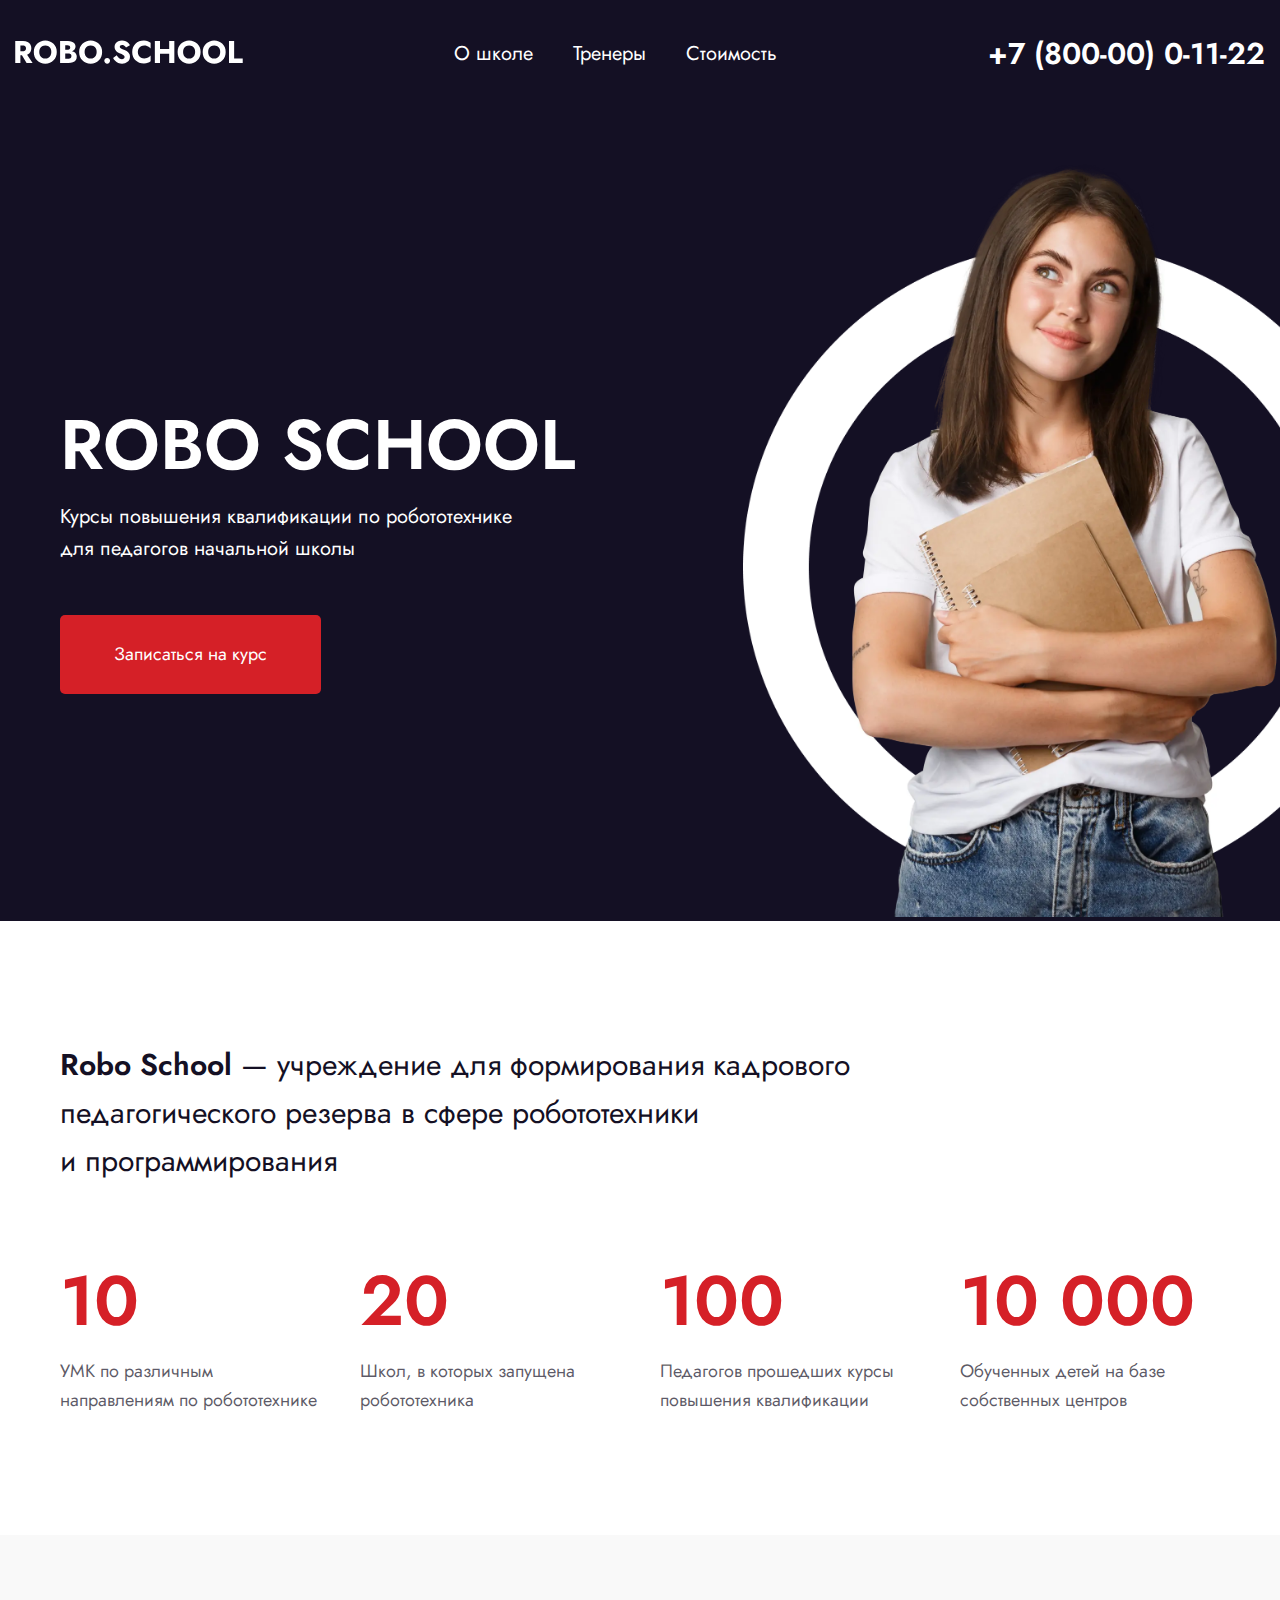
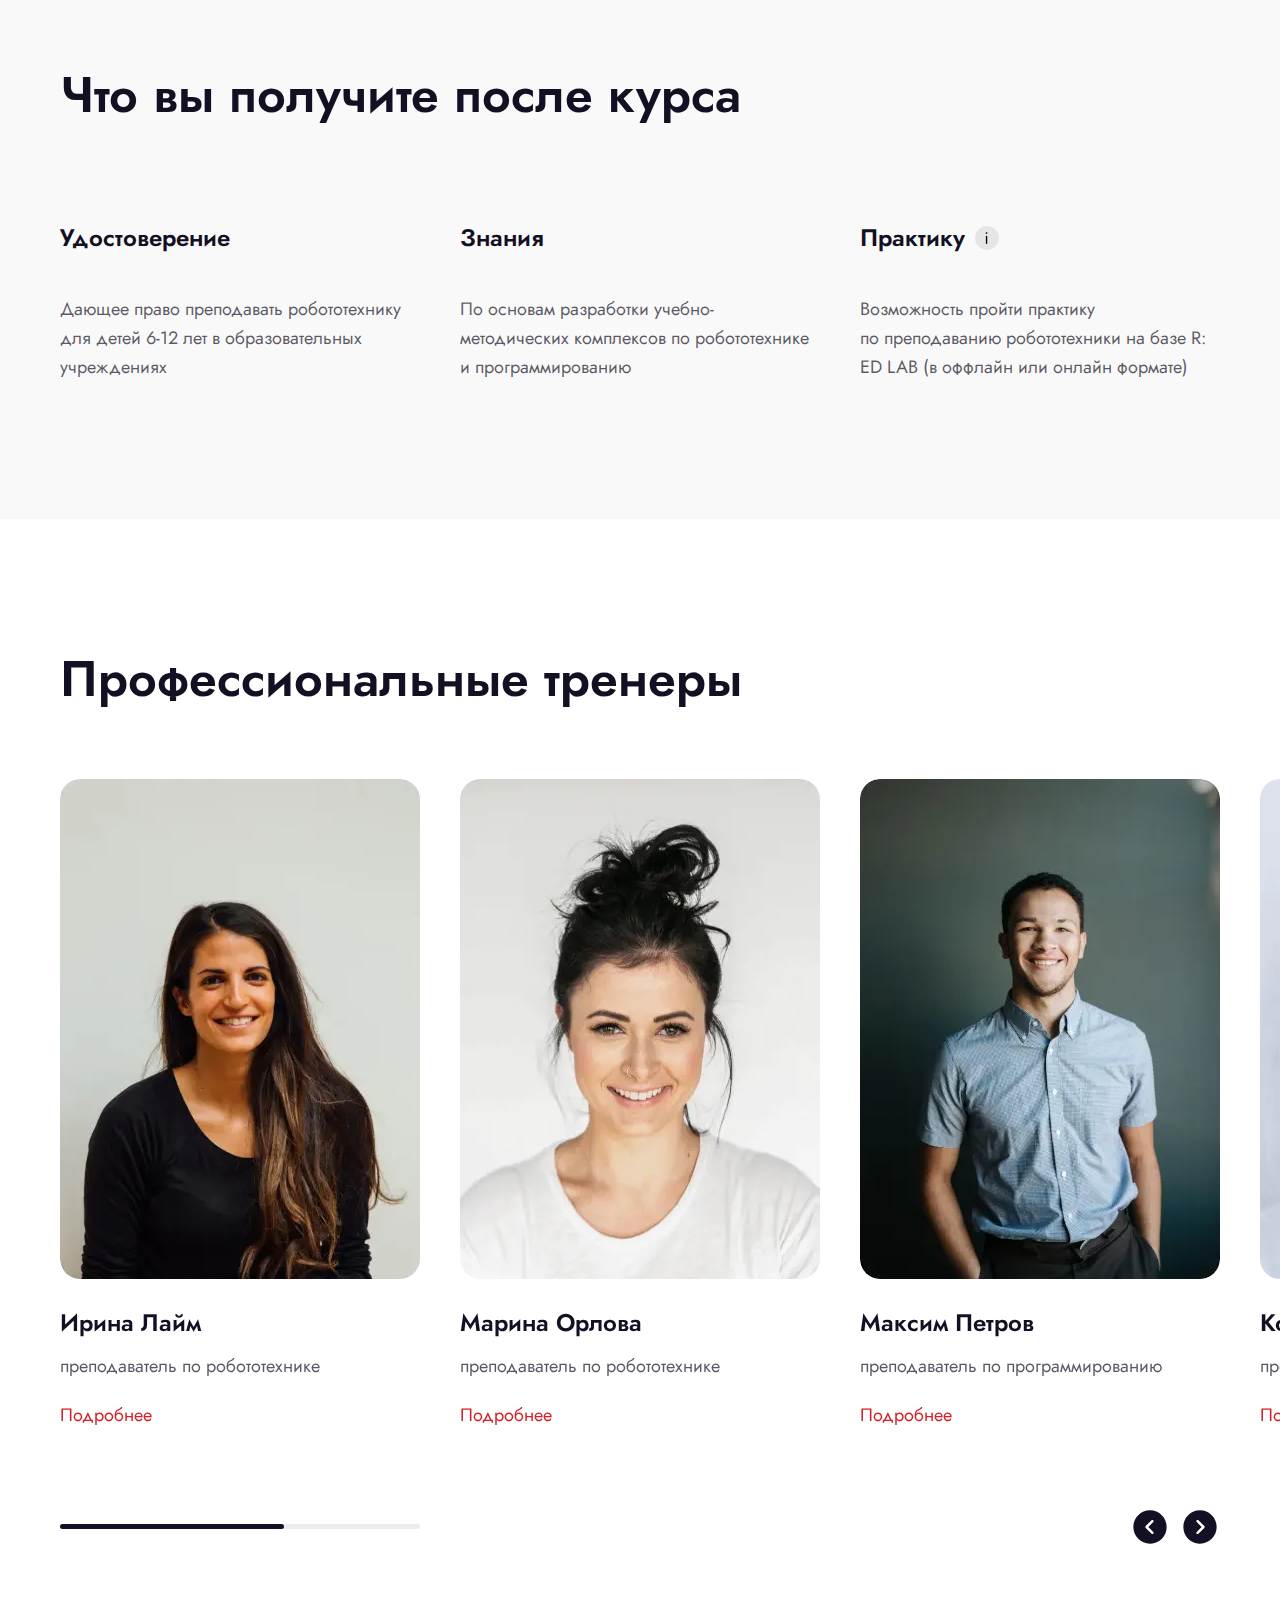
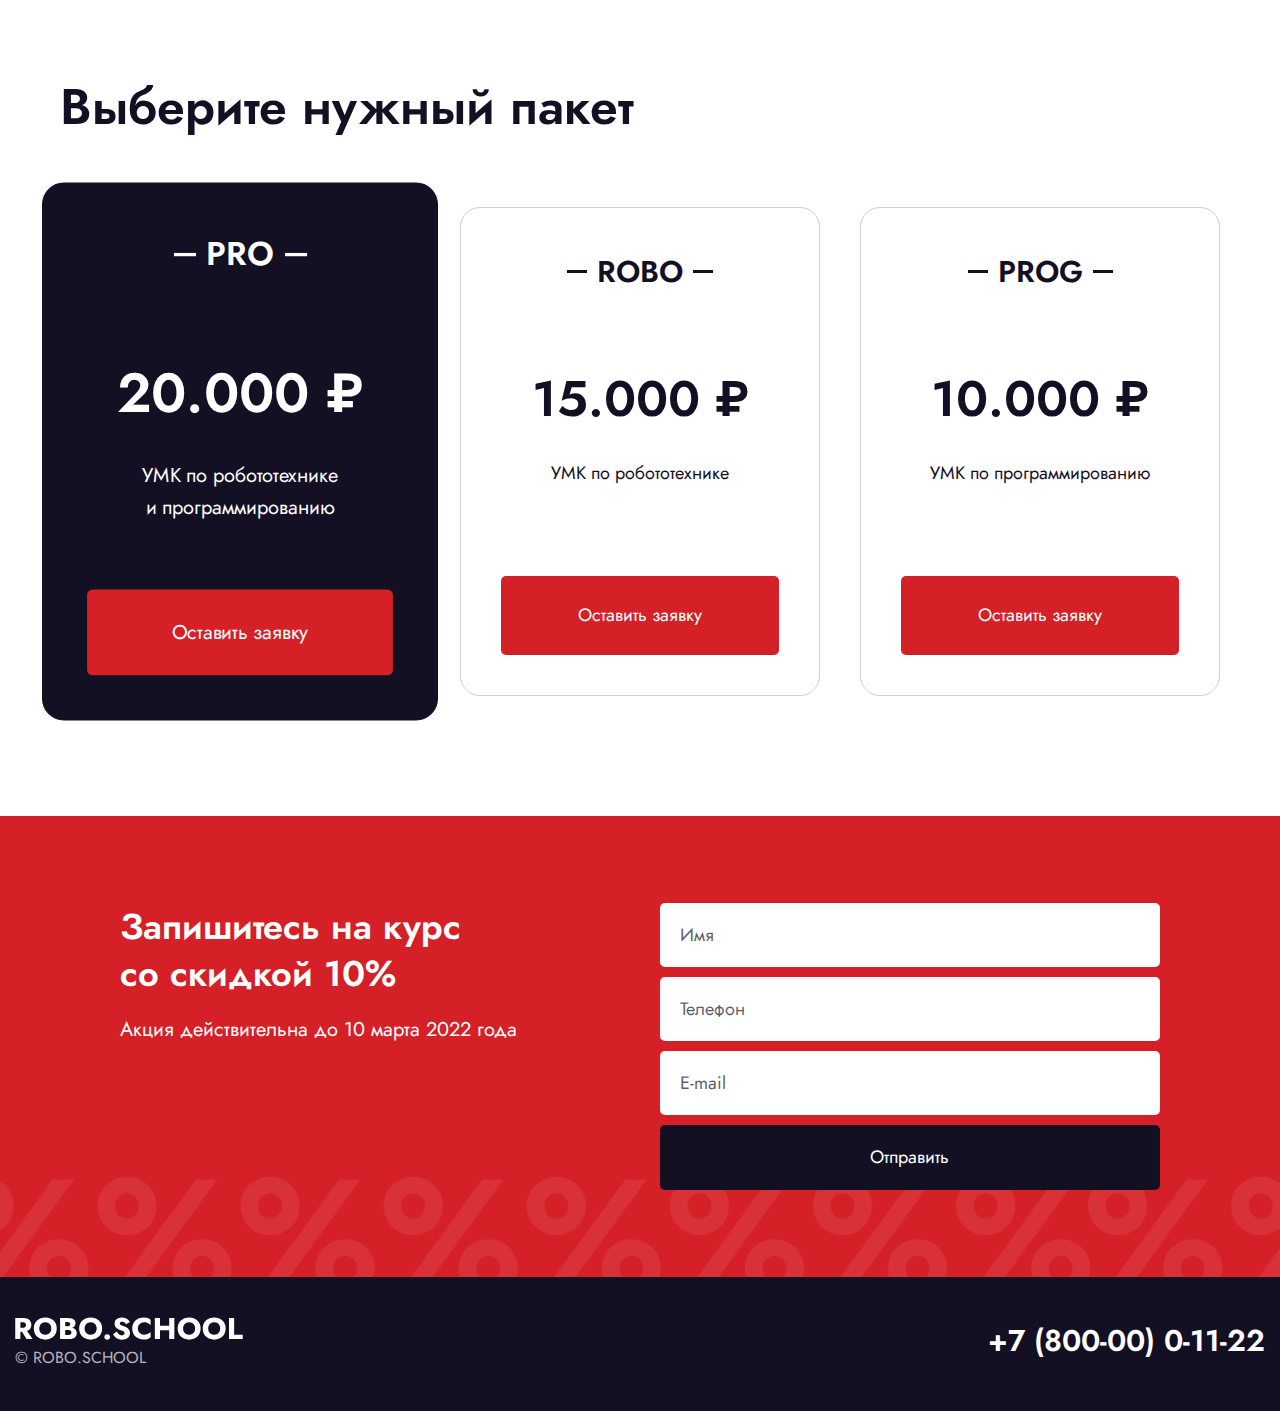
<file: index.html>
<!DOCTYPE html><html lang="ru" class="page"><head><meta charset="UTF-8"><meta name="viewport" content="width=device-width,initial-scale=1"><link rel="shortcut icon" href="favicon.ico" type="image/x-icon"><meta http-equiv="X-UA-Compatible" content="ie=edge"><meta name="theme-color" content="#111111"><title>MaxGraph New Site</title><link rel="preload" href="fonts/JostRegular.woff2" as="font" type="font/woff2" crossorigin><link rel="preload" href="fonts/JostSemiBold.woff2" as="font" type="font/woff2" crossorigin><link rel="preload" href="fonts/JostBold.woff2" as="font" type="font/woff2" crossorigin><link rel="stylesheet" href="css/vendor.css"><link rel="stylesheet" href="css/main.css"><script defer="defer" src="js/main.js"></script></head><body class="page__body"><div class="site-container"><header class="header"><div class="container-fluid header__container"><a href="#" class="logo"><img loading="lazy" src="img/logo.svg" class="image" width="228" height="48" alt="Логотип Robo School"></a><nav class="nav" title="Главное меню" data-menu><ul class="list-reset nav__list"><li class="nav__item"><a href="#about" class="nav__link" data-menu-item data-scroll>О школе</a></li><li class="nav__item"><a href="#trainers" class="nav__link" data-menu-item data-scroll>Тренеры</a></li><li class="nav__item"><a href="#tariffs" class="nav__link" data-menu-item data-scroll>Стоимость</a></li></ul><button class="btn-reset burger-close" aria-label="Закрыть меню" data-menu-close></button></nav><a href="tel:+78000001122" class="phone header__phone">+7 (800-00) 0-11-22</a> <button class="btn-reset burger" aria-label="Открыть меню" aria-expanded="false" data-burger><span class="burger__line"></span></button></div></header><main class="main"><section class="hero"><div class="container hero__container"><div class="hero__content"><h1 class="hero__title">ROBO SCHOOL <span class="hero__title-text">Курсы повышения квалификации по робототехнике для педагогов начальной школы</span></h1><a href="#tariffs" class="hero__link btn btn-reset" data-scroll>Записаться на курс</a></div><div class="hero__image"><picture><source srcset="img/hero-image.webp" type="image/webp"><img loading="lazy" src="img/hero-image.png" class="image" width="783" height="917" alt=""></picture></div></div></section><section class="about section-offset" id="about"><div class="container"><h2 class="visually-hidden">О школе RoboSchool</h2><p class="about__desc"><span class="about__desc-highlight">Robo School</span> — учреждение для формирования кадрового педагогического резерва в сфере робототехники и программирования</p><ul class="list-reset about__list"><li class="about__item"><div class="about__digit">10</div><p class="about__text">УМК по различным направлениям по робототехнике</p></li><li class="about__item"><div class="about__digit">20</div><p class="about__text">Школ, в которых запущена робототехника</p></li><li class="about__item"><div class="about__digit">100</div><p class="about__text">Педагогов прошедших курсы повышения квалификации</p></li><li class="about__item"><div class="about__digit">10 000</div><p class="about__text">Обученных детей на базе собственных центров</p></li></ul></div></section><section class="benefits section-offset"><div class="container"><h2 class="benefits__title section-title">Что вы получите после курса</h2><ul class="list-reset benefits__list"><li class="benefits__item"><h3 class="benefits__subtitle">Удостоверение</h3><p class="benefits__desc">Дающее право преподавать робототехнику для детей 6-12 лет в образовательных учреждениях</p></li><li class="benefits__item"><h3 class="benefits__subtitle">Знания</h3><p class="benefits__desc">По основам разработки учебно-методических комплексов по робототехнике и программированию</p></li><li class="benefits__item"><h3 class="benefits__subtitle">Практику <span class="tooltip"><button class="btn-reset tooltip__btn" aria-describedby="id1"><svg class=""><use xlink:href="img/sprite.svg#tooltip-icon"></use></svg></button> <span class="tooltip__txt" role="tooltip" id="id1"><span class="visually-hidden">Тултип: </span>При наличии свободных мест</span></span></h3><p class="benefits__desc">Возможность пройти практику по преподаванию робототехники на базе R: ED LAB (в оффлайн или онлайн формате)</p></li></ul></div></section><section class="trainers section-offset" id="trainers"><div class="container"><h2 class="section-title trainers__title">Профессиональные тренеры</h2></div><div class="trainers__wrapper"><div class="swiper trainers__content"><div class="swiper-wrapper"><div class="swiper-slide"><div class="trainers__item"><picture><source srcset="img/trainer-1.webp" type="image/webp"><img loading="lazy" src="img/trainer-1.jpg" class="trainers__image" width="360" height="500" alt="Ирина Лайм"></picture><div class="trainers__name">Ирина Лайм</div><div class="trainers__post">преподаватель по робототехнике</div><button class="btn-reset trainers__btn" data-graph-path="trainer-1">Подробнее</button></div></div><div class="swiper-slide"><div class="trainers__item"><picture><source srcset="img/trainer-2.webp" type="image/webp"><img loading="lazy" src="img/trainer-2.jpg" class="trainers__image" width="360" height="500" alt="Марина Орлова"></picture><div class="trainers__name">Марина Орлова</div><div class="trainers__post">преподаватель по робототехнике</div><button class="btn-reset trainers__btn" data-graph-path="trainer-1">Подробнее</button></div></div><div class="swiper-slide"><div class="trainers__item"><picture><source srcset="img/trainer-3.webp" type="image/webp"><img loading="lazy" src="img/trainer-3.jpg" class="trainers__image" width="360" height="500" alt="Максим Петров"></picture><div class="trainers__name">Максим Петров</div><div class="trainers__post">преподаватель по программированию</div><button class="btn-reset trainers__btn" data-graph-path="trainer-1">Подробнее</button></div></div><div class="swiper-slide"><div class="trainers__item"><picture><source srcset="img/trainer-4.webp" type="image/webp"><img loading="lazy" src="img/trainer-4.jpg" class="trainers__image" width="360" height="500" alt="Константин Назаров"></picture><div class="trainers__name">Константин Назаров</div><div class="trainers__post">преподаватель по робототехнике</div><button class="btn-reset trainers__btn" data-graph-path="trainer-1">Подробнее</button></div></div><div class="swiper-slide"><div class="trainers__item"><picture><source srcset="img/trainer-5.webp" type="image/webp"><img loading="lazy" src="img/trainer-5.jpg" class="trainers__image" width="360" height="500" alt="Лиза Весенняя"></picture><div class="trainers__name">Лиза Весенняя</div><div class="trainers__post">преподаватель по программированию</div><button class="btn-reset trainers__btn" data-graph-path="trainer-1">Подробнее</button></div></div></div></div></div><div class="container"><div class="trainers__nav"><div class="swiper-scrollbar trainers__scroll"></div><div class="trainers__btns"><button class="btn-reset trainers__slider-btn trainers__slider-btn--prev" aria-label="Перейти к предыдущему слайду"></button> <button class="btn-reset trainers__slider-btn trainers__slider-btn--next" aria-label="Перейти к следующему слайду"></button></div></div></div></section><section class="tariffs section-offset" id="tariffs"><div class="container"><h2 class="section-title tariffs__title">Выберите нужный пакет</h2><ul class="list-reset tariffs__list"><li class="tariffs__item tariffs__item--current"><h3 class="tariffs__subtitle">PRO</h3><div class="tariffs__price">20.000 ₽</div><p class="tariffs__desc">УМК по робототехнике и программированию</p><button class="btn-reset btn tariffs__btn">Оставить заявку</button></li><li class="tariffs__item"><h3 class="tariffs__subtitle">ROBO</h3><div class="tariffs__price">15.000 ₽</div><p class="tariffs__desc">УМК по робототехнике</p><button class="btn-reset btn tariffs__btn">Оставить заявку</button></li><li class="tariffs__item"><h3 class="tariffs__subtitle">PROG</h3><div class="tariffs__price">10.000 ₽</div><p class="tariffs__desc">УМК по программированию</p><button class="btn-reset btn tariffs__btn">Оставить заявку</button></li></ul></div></section><section class="order"><div class="container order__container"><div class="order__left"><h2 class="order__title">Запишитесь на курс со скидкой 10%</h2><p class="order__desc">Акция действительна до 10 марта 2022 года</p></div><div class="order__right"><form action="#" class="form order__form"><label class="form__label"><input type="text" name="Имя" class="input-reset form__input input-name" placeholder="Имя"></label> <label class="form__label"><input type="tel" name="Телефон" class="input-reset form__input input-tel" placeholder="Телефон"></label> <label class="form__label"><input type="email" name="E-mail" class="input-reset form__input input-email" placeholder="E-mail"></label> <button class="btn-reset btn btn--dark form__btn">Отправить</button></form></div></div></section></main><footer class="footer"><div class="container-fluid footer__container"><div class="footer__left"><a href="#" class="logo footer__logo"><img loading="lazy" src="img/logo.svg" class="image" width="228" height="48" alt="Логотип Robo School"></a><div class="footer__copy">© ROBO.SCHOOL</div></div><a href="tel:+78000001122" class="phone">+7 (800-00) 0-11-22</a></div></footer><div class="graph-modal"><div class="graph-modal__container popup" role="dialog" aria-modal="true" data-graph-target="trainer-1"><button class="btn-reset js-modal-close graph-modal__close" aria-label="Закрыть модальное окно">Закрыть</button><div class="graph-modal__content"></div><div class="popup__top"><div class="popup__image"><picture><source srcset="img/popup-1.webp" type="image/webp"><img loading="lazy" src="../img/popup-1.jpg" class="image" width="160" height="222" alt="Марина Орлова"></picture></div><div class="popup__info"><div class="popup__name">Марина Орлова</div><div class="popup__post">преподаватель по робототехнике</div><ul class="list-reset social"><li class="social__item"><a href="#" target="_blank" class="social__link"><svg class=""><use xlink:href="img/sprite.svg#facebook"></use></svg></a></li><li class="social__item"><a href="#" target="_blank" class="social__link"><svg class=""><use xlink:href="img/sprite.svg#instagram"></use></svg></a></li></ul></div></div><div class="popup__bottom"><div class="tabs" data-tabs="popup"><div class="tabs__menu"><ul class="list-reset tabs__nav"><li class="tabs__nav-item"><button class="btn-reset tabs__nav-btn" type="button">Образование</button></li><li class="tabs__nav-item"><button class="btn-reset tabs__nav-btn" type="button">Опыт работы</button></li><li class="tabs__nav-item"><button class="btn-reset tabs__nav-btn" type="button">Награды</button></li></ul></div><div class="tabs__content"><div class="tabs__panel"><div class="popup__bottom-content" data-simplebar><div class="popup__desc"><p class="popup__text">Сентябрь 1995 — Июнь 2000</p><p class="popup__text">Санкт-Петербургский политехнический университет Петра Великого</p><p class="popup__text">Факультет: Компьютерных наук и технологий</p><p class="popup__text">Специальность: Математика и компьютерные науки</p><p class="popup__text">Форма обучения: Очная</p></div><div class="popup__content"><h3 class="popup__subtitle">Курсы и тренинги</h3><div class="popup__desc"><p class="popup__text">Сентябрь 2000 — Июнь 2002</p><p class="popup__text">Санкт-Петербургский политехнический университет Петра Великого</p><p class="popup__text">Факультет: Компьютерных наук и технологий</p><p class="popup__text">Специальность: Математика и компьютерные науки</p><p class="popup__text">Форма обучения: Очная</p></div></div></div></div><div class="tabs__panel"><div class="popup__bottom-content" data-simplebar><div class="popup__desc"><p class="popup__text">Сентябрь 1995 — Июнь 2000</p><p class="popup__text">Санкт-Петербургский политехнический университет Петра Великого</p><p class="popup__text">Факультет: Компьютерных наук и технологий</p><p class="popup__text">Специальность: Математика и компьютерные науки</p><p class="popup__text">Форма обучения: Очная</p></div><div class="popup__content"><h3 class="popup__subtitle">Курсы и тренинги</h3><div class="popup__desc"><p class="popup__text">Сентябрь 2000 — Июнь 2002</p><p class="popup__text">Санкт-Петербургский политехнический университет Петра Великого</p><p class="popup__text">Факультет: Компьютерных наук и технологий</p><p class="popup__text">Специальность: Математика и компьютерные науки</p><p class="popup__text">Форма обучения: Очная</p></div></div></div></div><div class="tabs__panel"><div class="popup__bottom-content" data-simplebar><div class="popup__desc"><p class="popup__text">Сентябрь 1995 — Июнь 2000</p><p class="popup__text">Санкт-Петербургский политехнический университет Петра Великого</p><p class="popup__text">Факультет: Компьютерных наук и технологий</p><p class="popup__text">Специальность: Математика и компьютерные науки</p><p class="popup__text">Форма обучения: Очная</p></div><div class="popup__content"><h3 class="popup__subtitle">Курсы и тренинги</h3><div class="popup__desc"><p class="popup__text">Сентябрь 2000 — Июнь 2002</p><p class="popup__text">Санкт-Петербургский политехнический университет Петра Великого</p><p class="popup__text">Факультет: Компьютерных наук и технологий</p><p class="popup__text">Специальность: Математика и компьютерные науки</p><p class="popup__text">Форма обучения: Очная</p></div></div><div class="popup__content"><h3 class="popup__subtitle">Курсы и тренинги</h3><div class="popup__desc"><p class="popup__text">Сентябрь 2000 — Июнь 2002</p><p class="popup__text">Санкт-Петербургский политехнический университет Петра Великого</p><p class="popup__text">Факультет: Компьютерных наук и технологий</p><p class="popup__text">Специальность: Математика и компьютерные науки</p><p class="popup__text">Форма обучения: Очная</p></div></div><div class="popup__content"><h3 class="popup__subtitle">Курсы и тренинги</h3><div class="popup__desc"><p class="popup__text">Сентябрь 2000 — Июнь 2002</p><p class="popup__text">Санкт-Петербургский политехнический университет Петра Великого</p><p class="popup__text">Факультет: Компьютерных наук и технологий</p><p class="popup__text">Специальность: Математика и компьютерные науки</p><p class="popup__text">Форма обучения: Очная</p></div></div></div></div></div></div></div></div></div></div></body></html>
</file>
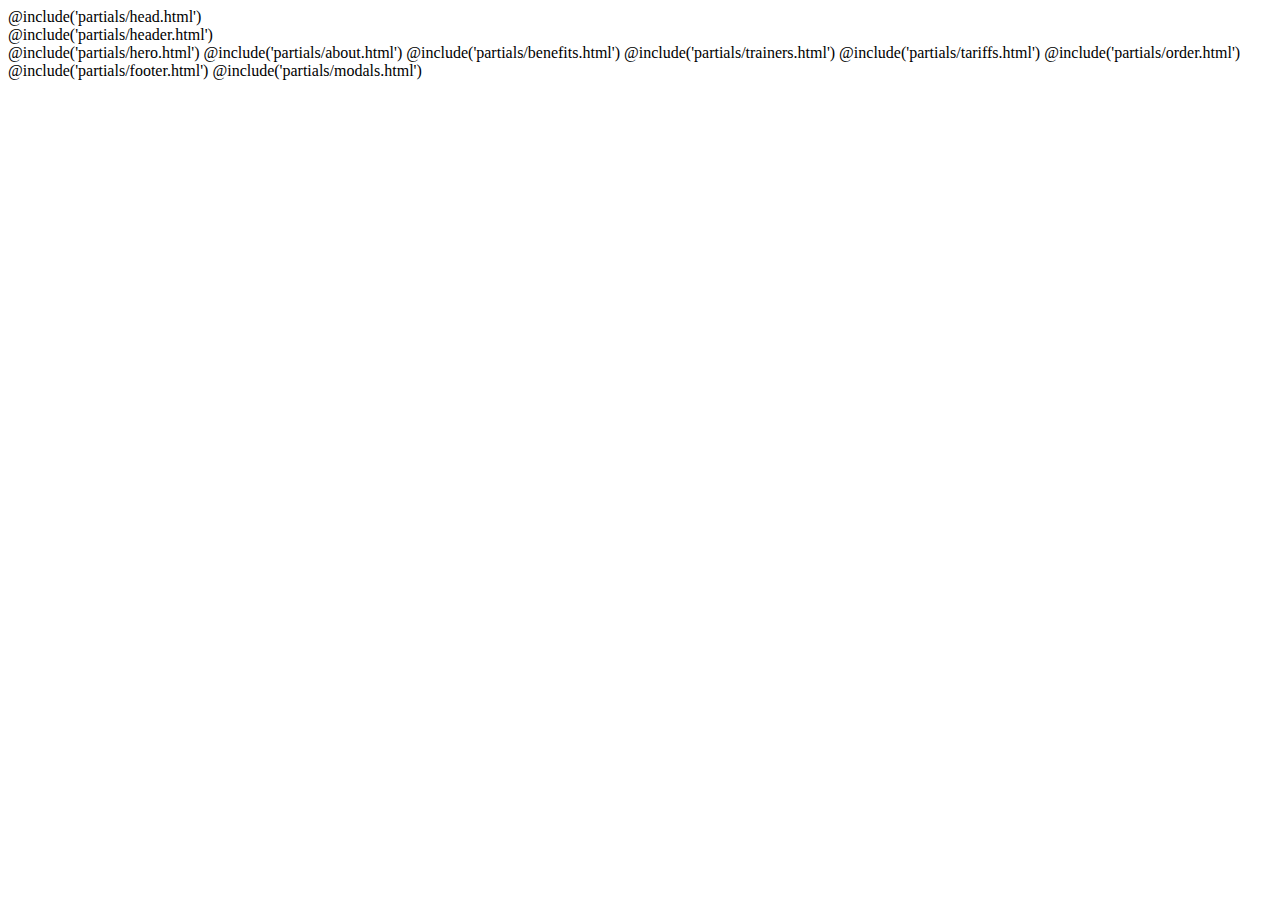
<file: src/index.html>
<!DOCTYPE html>
<html lang="ru" class="page">

@include('partials/head.html')

<body class="page__body">
  <div class="site-container">
    @include('partials/header.html')
    <main class="main">
      @include('partials/hero.html')
      @include('partials/about.html')
      @include('partials/benefits.html')
      @include('partials/trainers.html')
      @include('partials/tariffs.html')
      @include('partials/order.html')
    </main>
    @include('partials/footer.html')
    @include('partials/modals.html')
    <!-- @include('html/h1.html') пример include -->
  </div>
</body>

</html>
</file>
<file: css/main.css>
:root{--font-family:"Jost",sans-serif;--content-width:1160px;--content-fluid-width:1790px;--container-offset:15px;--container-width:calc(var(--content-width) + (var(--container-offset) * 2));--container-fluid-width:calc(var(--content-fluid-width) + (var(--container-offset) * 2));--light-color:#fff;--accent-color:#D52027;--dark-color:#141024;--text-color:rgba(20, 16, 36, 0.7)}.custom-checkbox__field:checked+.custom-checkbox__content::after{opacity:1}.custom-checkbox__field:focus+.custom-checkbox__content::before{outline:red solid 2px;outline-offset:2px}.custom-checkbox__field:disabled+.custom-checkbox__content{opacity:.4;pointer-events:none}@font-face{font-family:Jost;src:url(../fonts/JostRegular.woff2) format("woff2");font-weight:400;font-display:swap;font-style:normal}@font-face{font-family:Jost;src:url(../fonts/JostSemiBold.woff2) format("woff2");font-weight:600;font-display:swap;font-style:normal}@font-face{font-family:Jost;src:url(../fonts/JostBold.woff2) format("woff2");font-weight:700;font-display:swap;font-style:normal}html{-webkit-box-sizing:border-box;box-sizing:border-box}*,::after,::before{-webkit-box-sizing:inherit;box-sizing:inherit}.page{height:100%;font-family:var(--font-family,sans-serif);-webkit-text-size-adjust:100%}.page__body{margin:0;min-width:320px;min-height:100%;font-size:16px}img{height:auto;max-width:100%;-o-object-fit:cover;object-fit:cover}a{text-decoration:none}.site-container{overflow:hidden}.is-hidden{display:none!important}.btn-reset{border:none;padding:0;background-color:transparent;cursor:pointer}.list-reset{list-style:none;margin:0;padding:0}.input-reset{-webkit-appearance:none;-moz-appearance:none;appearance:none;border:none;border-radius:0;background-color:#fff}.input-reset::-webkit-search-cancel-button,.input-reset::-webkit-search-decoration,.input-reset::-webkit-search-results-button,.input-reset::-webkit-search-results-decoration{display:none}.visually-hidden{position:absolute;overflow:hidden;margin:-1px;border:0;padding:0;width:1px;height:1px;clip:rect(0 0 0 0)}.container{margin:0 auto;padding:0 var(--container-offset);max-width:var(--container-width)}.container-fluid{margin:0 auto;padding:0 var(--container-offset);max-width:var(--container-fluid-width)}.js-focus-visible :focus:not(.focus-visible){outline:0}.centered{text-align:center}.dis-scroll{position:fixed;left:0;top:0;overflow:hidden;width:100%;height:100vh;-ms-scroll-chaining:none;overscroll-behavior:none}.page--ios .dis-scroll{position:relative}.section-offset{padding:120px 0}@media (max-width:576px){.section-offset{padding:80px 0}}.btn{display:-webkit-inline-box;display:-ms-inline-flexbox;display:inline-flex;-webkit-box-pack:center;-ms-flex-pack:center;justify-content:center;-webkit-box-align:center;-ms-flex-align:center;align-items:center;border-radius:5px;background-color:var(--accent-color);color:var(--light-color);text-align:center;font-size:18px;line-height:160%;padding:25px 54px}.btn--dark{background-color:var(--dark-color)}.section-title{margin:0 0 60px;color:var(--dark-color);font-size:50px;font-weight:600;line-height:160%}@media (max-width:768px){.section-title{line-height:60px}}@media (max-width:576px){.section-title{font-size:30px;line-height:42px}}.tooltip{margin-left:10px}.tooltip__btn{display:-webkit-box;display:-ms-flexbox;display:flex;-webkit-box-align:center;-ms-flex-align:center;align-items:center;-webkit-box-pack:center;-ms-flex-pack:center;justify-content:center;width:24px;height:24px}.tooltip__btn svg{width:100%;height:100%}.tooltip__btn:focus+.tooltip__txt{opacity:1;visibility:visible}@media (any-hover:hover){.tooltip__btn:hover+.tooltip__txt{opacity:1;visibility:visible}}.tooltip__txt{padding:15px 20px;border-radius:5px;-webkit-box-shadow:0 2px 8px 0 rgba(20,16,36,.1);box-shadow:0 2px 8px 0 rgba(20,16,36,.1);color:var(--dark-color);text-align:center;font-size:16px;line-height:160%;background:var(--light-color);opacity:0;visibility:hidden;-webkit-transition:opacity .3s ease-in-out,visibility .3s ease-in-out;transition:opacity .3s ease-in-out,visibility .3s ease-in-out}.form{display:-webkit-box;display:-ms-flexbox;display:flex;-webkit-box-orient:vertical;-webkit-box-direction:normal;-ms-flex-direction:column;flex-direction:column;width:100%}.form__label{display:-webkit-box;display:-ms-flexbox;display:flex;-webkit-box-orient:vertical;-webkit-box-direction:reverse;-ms-flex-direction:column-reverse;flex-direction:column-reverse;margin-bottom:10px;width:100%}.form .just-validate-error-label{margin-bottom:3px;color:var(--light-color)!important}.form__input{border-radius:5px;width:100%;height:64px;padding:0 20px;font-size:18px;color:var(--dark-color)}.form__input::-webkit-input-placeholder{color:var(--text-color)}.form__input::-moz-placeholder{color:var(--text-color)}.form__input:-ms-input-placeholder{color:var(--text-color)}.form__input::-ms-input-placeholder{color:var(--text-color)}.form__input::placeholder{color:var(--text-color)}.form__btn{padding:18px 30px}.burger{display:none}.burger-close{display:none}@media (max-width:992px){.burger{display: block; width:44px;height:44px;background-image:url(../img/burger.svg)}.burger-close{display: block; position:absolute;right:var(--container-offset);top:30px;border-radius:10px;border:1px solid rgba(255,255,255,.08);width:44px;height:44px;background-image:url(../img/close.svg);background-position:center;background-size:24px 24px;background-repeat:no-repeat}}.phone{color:var(--light-color);text-align:right;font-size:30px;font-weight:600;line-height:160%}@media (max-width:576px){.logo{width:136px;height:13px}}.header{position:absolute;left:0;top:0;width:100%;padding:30px 0}.header__container{display:-webkit-box;display:-ms-flexbox;display:flex;-webkit-box-align:center;-ms-flex-align:center;align-items:center;-webkit-box-pack:justify;-ms-flex-pack:justify;justify-content:space-between}@media (max-width:992px){.header__container{-webkit-box-pack:initial;-ms-flex-pack:initial;justify-content:initial}.header__phone{margin-right:10px;margin-left:auto;font-size:0;width:44px;height:44px;background-image:url(../img/phone.svg)}}.hero{padding-top:162px;min-height:900px;background-color:var(--dark-color)}.hero__container{display:-webkit-box;display:-ms-flexbox;display:flex;-webkit-box-align:center;-ms-flex-align:center;align-items:center}.hero__content{max-width:516px}.hero__image{-webkit-transform:translateX(167px);-ms-transform:translateX(167px);transform:translateX(167px)}@media (max-width:992px){.hero__content{max-width:none}.hero__image{display:none}.hero{min-height:auto;padding-bottom:100px}}.hero__title{margin:0 0 50px;color:var(--light-color);font-size:70px;font-weight:600;line-height:160%}.hero__title-text{max-width:90%;display:block;font-size:20px;font-weight:400;line-height:160%}.nav__list{display:-webkit-box;display:-ms-flexbox;display:flex;-webkit-box-align:center;-ms-flex-align:center;align-items:center}.nav__item:not(:last-child){margin-right:40px}.nav__link{color:var(--light-color);text-align:center;font-size:20px;line-height:160%}@media (max-width:992px){.nav__list{display:-webkit-box;display:-ms-flexbox;display:flex;-webkit-box-align:center;-ms-flex-align:center;align-items:center;-webkit-box-pack:center;-ms-flex-pack:center;justify-content:center;-webkit-box-orient:vertical;-webkit-box-direction:normal;-ms-flex-direction:column;flex-direction:column;width:100%;height:100%}.nav__item:not(:last-child){margin-right:0;margin-bottom:30px}.nav__link{color:var(--light-color);text-align:center;font-size:30px;font-weight:600;line-height:160%}.nav{position:fixed;left:0;top:0;z-index:500;overflow-y:auto;width:100%;height:100vh;background-color:var(--dark-color);opacity:0;visibility:hidden;-webkit-transition:opacity .3s ease-in-out,visibility .3s ease-in-out;transition:opacity .3s ease-in-out,visibility .3s ease-in-out}}.menu--active{opacity:1;visibility:visible}.about__desc{margin:0 0 60px;max-width:891px;color:var(--dark-color);font-size:30px;line-height:160%}.about__desc-highlight{font-weight:600}.about__list{display:-ms-grid;display:grid;-ms-grid-columns:(1fr)[12];grid-template-columns:repeat(12,1fr);gap:40px}.about__item{-ms-grid-column-span:3;grid-column:3 span}@media (max-width:1200px){.about__item{-ms-grid-column-span:6;grid-column:6 span}}@media (max-width:576px){.about__list{-ms-grid-columns:(1fr)[4];grid-template-columns:repeat(4,1fr)}.about__item{-ms-grid-column-span:4;grid-column:4 span}}.about__digit{color:var(--accent-color);font-size:70px;font-weight:600;line-height:160%}.about__text{margin:0;color:var(--text-color);font-size:18px;line-height:160%}.benefits{background-color:#f9f9f9}.benefits__list{display:-ms-grid;display:grid;-ms-grid-columns:(1fr)[12];grid-template-columns:repeat(12,1fr);gap:40px}.benefits__item{-ms-grid-column-span:4;grid-column:4 span}@media (max-width:1200px){.benefits__item{-ms-grid-column-span:6;grid-column:6 span}}.benefits__subtitle{display:-webkit-inline-box;display:-ms-inline-flexbox;display:inline-flex;-webkit-box-align:center;-ms-flex-align:center;align-items:center;margin-bottom:20px;color:var(--dark-color);font-size:24px;font-weight:600;line-height:160%}.benefits__desc{color:var(--text-color);font-size:18px;line-height:160%}.trainers__wrapper{padding-left:max(15px,(100% - var(--content-width)) / 2)}.trainers__content{margin-bottom:77px}.trainers .swiper-slide{width:360px}.trainers .swiper-scrollbar-drag{background-color:var(--dark-color)}.trainers__image{height:500px;border-radius:20px;margin-bottom:20px}@media (max-width:768px){.trainers .swiper-slide{width:220px}.trainers__image{height:auto}}.trainers__name{margin-bottom:10px;color:var(--dark-color);font-size:24px;font-weight:600;line-height:160%}.trainers__post{margin-bottom:20px;color:var(--text-color);font-size:18px;line-height:160%}.trainers__btn{color:var(--accent-color);font-size:18px;line-height:160%}.trainers__nav{display:-webkit-box;display:-ms-flexbox;display:flex;-webkit-box-align:center;-ms-flex-align:center;align-items:center;-webkit-box-pack:justify;-ms-flex-pack:justify;justify-content:space-between}.trainers__scroll{border-radius:40px;width:360px;height:5px;background:rgba(20,16,36,.08)}.trainers__btns{display:-webkit-box;display:-ms-flexbox;display:flex;-webkit-box-align:center;-ms-flex-align:center;align-items:center}@media (max-width:576px){.benefits__list{-ms-grid-columns:(1fr)[4];grid-template-columns:repeat(4,1fr)}.benefits__item{-ms-grid-column-span:4;grid-column:4 span}.trainers__btns{display:none}}.trainers__slider-btn{background-position:center;background-size:cover;background-repeat:no-repeat;width:40px;height:40px}.trainers__slider-btn--prev{background-image:url(../img/prev.svg)}.trainers__slider-btn--next{background-image:url(../img/next.svg)}.trainers__slider-btn:not(:last-child){margin-right:10px}.tariffs{padding-top:0}.tariffs__list{display:-ms-grid;display:grid;-ms-grid-columns:(1fr)[12];grid-template-columns:repeat(12,1fr);gap:40px}.tariffs__item{display:-webkit-box;display:-ms-flexbox;display:flex;-webkit-box-orient:vertical;-webkit-box-direction:normal;-ms-flex-direction:column;flex-direction:column;-webkit-box-align:center;-ms-flex-align:center;align-items:center;-ms-grid-column-span:4;grid-column:4 span;border-radius:20px;border:1px solid rgba(20,16,36,.2);padding:40px}.tariffs__item--current{background-color:var(--dark-color);border:1px solid var(--dark-color);-webkit-transform:scale(1.1);-ms-transform:scale(1.1);transform:scale(1.1)}.tariffs__item--current .tariffs__desc,.tariffs__item--current .tariffs__price,.tariffs__item--current .tariffs__subtitle{color:var(--light-color)}@media (max-width:768px){.tariffs__list{-ms-grid-columns:(1fr)[8];grid-template-columns:repeat(8,1fr)}.tariffs__item{-ms-grid-column-span:8;grid-column:8 span}}.tariffs__subtitle{display:-webkit-box;display:-ms-flexbox;display:flex;-webkit-box-align:center;-ms-flex-align:center;align-items:center;margin:0 0 63px;color:var(--dark-color);text-align:center;font-size:30px;font-weight:600;line-height:160%}.tariffs__subtitle::before{content:"";display:block;margin-right:10px;width:20px;height:3px;background-color:currentColor}.tariffs__subtitle::after{content:"";display:block;margin-left:10px;width:20px;height:3px;background-color:currentColor}.tariffs__price{margin-bottom:20px;color:var(--dark-color);text-align:center;font-size:50px;font-weight:600;line-height:160%}@media (max-width:1200px){.tariffs__item--current{-webkit-transform:scale(1);-ms-transform:scale(1);transform:scale(1)}.tariffs__price{font-size:33px}}.tariffs__desc{margin:0 0 auto;color:var(--dark-color);text-align:center;font-size:18px;line-height:160%}.tariffs__btn{margin-top:60px;min-width:100%}@media (max-width:992px){.tariffs__list{gap:20px}.tariffs__btn{padding:10px 20px;font-size:16px}}.order{background-image:url(../img/percents.png);padding:87px 0;background-color:var(--accent-color);background-size:cover;background-position:bottom center}.order__container{display:-ms-grid;display:grid;-ms-grid-columns:(1fr)[12];grid-template-columns:repeat(12,1fr)}.order__left{-ms-grid-column-span:5;grid-column:5 span;padding-left:60px}@media (max-width:992px){.order__left{-ms-grid-column-span:12;grid-column:12 span;padding-left:0;margin-bottom:30px}}.order__title{margin:0 0 20px;color:var(--light-color);font-size:36px;font-weight:600;line-height:130%}.order__desc{margin:0;color:var(--light-color);font-size:20px;line-height:130%}.order__right{display:-webkit-box;display:-ms-flexbox;display:flex;-ms-grid-column-span:7;grid-column:7 span;-webkit-box-pack:end;-ms-flex-pack:end;justify-content:flex-end;padding-right:60px}@media (max-width:992px){.order__right{-webkit-box-pack:start;-ms-flex-pack:start;justify-content:flex-start;-ms-grid-column-span:12;grid-column:12 span;padding-right:0}}.order__form{max-width:500px}.footer{padding:40px 0;background-color:var(--dark-color)}.footer__container{display:-webkit-box;display:-ms-flexbox;display:flex;-webkit-box-align:start;-ms-flex-align:start;align-items:flex-start;-webkit-box-pack:justify;-ms-flex-pack:justify;justify-content:space-between}.footer__logo{display:-webkit-inline-box;display:-ms-inline-flexbox;display:inline-flex;margin-bottom:5px}.footer__copy{color:rgba(255,255,255,.7);font-size:16px;line-height:160%}@media (max-width:576px){.footer__container{-webkit-box-orient:vertical;-webkit-box-direction:normal;-ms-flex-direction:column;flex-direction:column;-webkit-box-align:center;-ms-flex-align:center;align-items:center}.footer__copy{margin-bottom:30px;text-align:center}}.graph-modal__close{right:40px;top:40px;width:auto;height:auto;color:var(--text-color);text-align:right;font-size:18px;line-height:160%;background-image:none}@media (max-width:1024px){.graph-modal::before{display:none}}.popup{padding:40px;width:100%;max-width:940px}.popup__top{display:-webkit-box;display:-ms-flexbox;display:flex;margin-bottom:40px}.popup__image{margin-right:40px}@media (max-width:576px){.graph-modal__close{right:10px;top:10px}.popup__image{margin-right:20px}}.popup__name{margin-bottom:10px;color:var(--dark-color);font-size:24px;font-weight:600;line-height:160%}.popup__post{margin-bottom:10px;color:var(--text-color);font-size:18px;line-height:160%}.popup__bottom-content{padding-right:20px;max-height:375px}.popup__desc{margin-bottom:40px}.popup__text{margin:0;color:var(--dark-color);font-size:20px;line-height:160%}.popup__subtitle{margin:0 0 20px;color:var(--dark-color);font-size:24px;font-weight:600;line-height:160%}.popup .simplebar-track.simplebar-vertical{margin-top:20px;margin-bottom:20px;border-radius:40px;width:5px;background:rgba(20,16,36,.08)}.popup .simplebar-scrollbar::before{content:"";left:0;right:0;border-radius:40px;width:5px;opacity:1;background:var(--dark-color)}@media (max-width:768px){.popup{padding-top:80px}}.tabs__menu{border-bottom:1px solid rgba(20,16,36,.11);padding-bottom:20px;margin-bottom:20px}.tabs__nav{display:-webkit-box;display:-ms-flexbox;display:flex;-webkit-box-align:center;-ms-flex-align:center;align-items:center;-webkit-box-pack:justify;-ms-flex-pack:justify;justify-content:space-between;max-width:80%}.tabs__nav-btn{color:var(--dark-color);font-size:20px;line-height:160%}.tabs__nav-btn:focus{color:var(--accent-color);background-color:transparent}.tabs__nav-btn--active{outline:0;color:var(--accent-color);background-color:transparent}@media (max-width:576px){.popup{padding:20px}.tabs__nav-item{margin-right:40px;margin-bottom:5px}.tabs__nav{-ms-flex-wrap:wrap;flex-wrap:wrap}}.social{display:-webkit-box;display:-ms-flexbox;display:flex;-webkit-box-align:center;-ms-flex-align:center;align-items:center}.social__item:not(:last-child){margin-right:10px}.social__link{display:block;width:30px;height:30px}.social__link svg{display:block;width:100%;height:100%;fill:var(--dark-color);-o-object-fit:cover;object-fit:cover}
</file>
